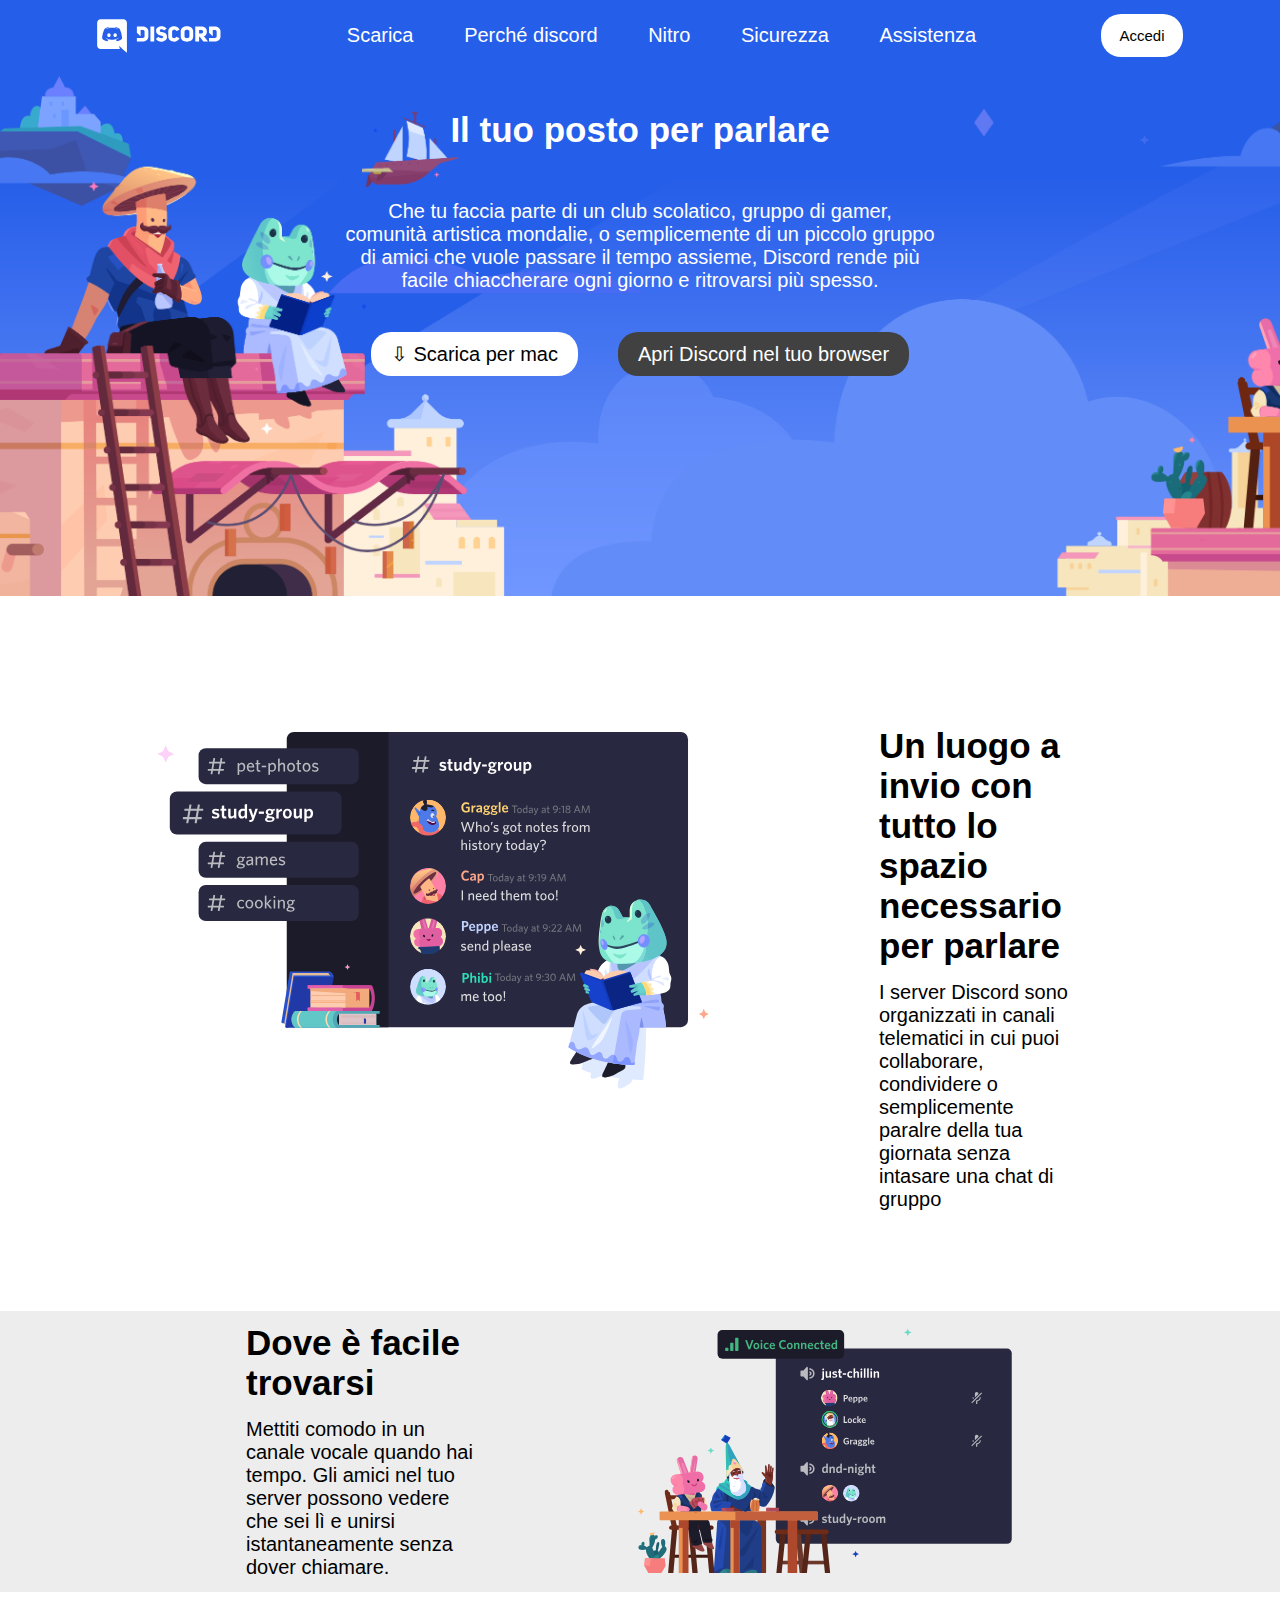
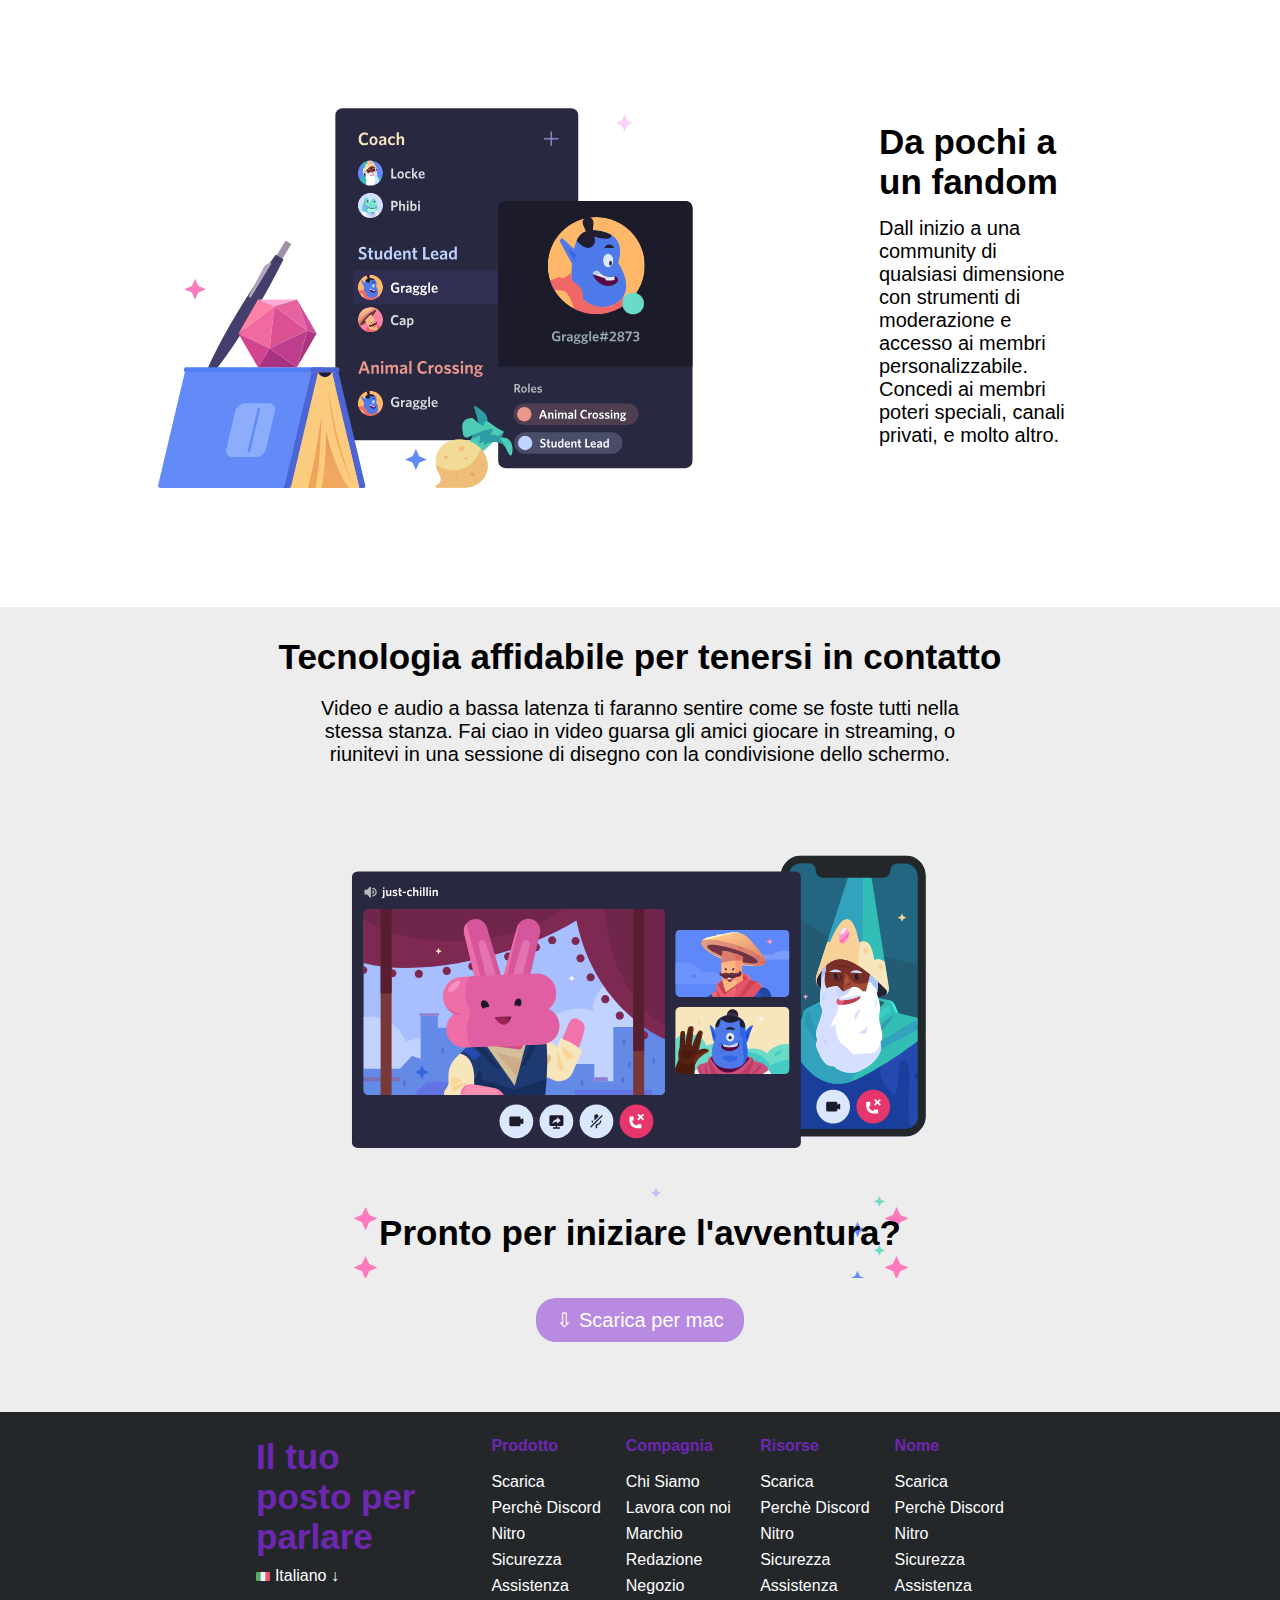
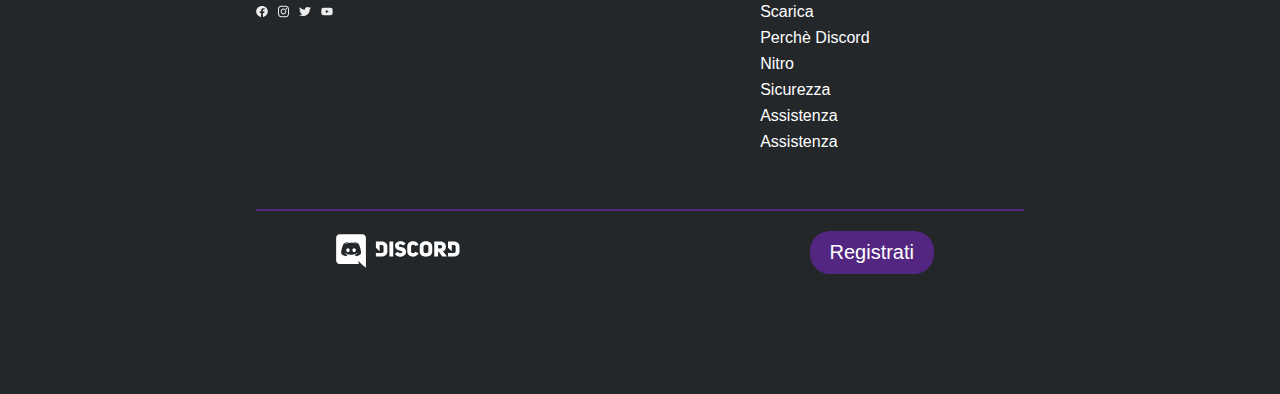
<file: index.html>
<!DOCTYPE html>
<html lang="en">
    <head>
        <meta charset="UTF-8">
        <meta http-equiv="X-UA-Compatible" content="IE=edge">
        <meta name="viewport" content="width=device-width, initial-scale=1.0">
        <link href="http://fonts.cdnfonts.com/css/whitney-2?styles=68522,68521" rel="stylesheet">
        <link rel="stylesheet" href="./css/style.css">
        <title>Esercizio: htmlcss-discord </title>
    </head>
    <body>

        <!-- Inizio header -->

        <header class="img-container">
            <div class="header-container">
                <div class="row-header">
                    <div class="col-logo margin-right-100">
                        <img src="./img/logo.svg" alt="logo">
                    </div>
                        <div class="col-link ">
                            <ul class="unordered-list-header">
                                <li> <a class="link-header" href="https://discord.com/download">Scarica</a></li>
                                <li> <a class="link-header" href="https://discord.com/servers">Perché discord</a></li>
                                <li> <a class="link-header" href="https://discord.com/nitro">Nitro</a></li>
                                <li> <a class="link-header" href="https://discord.com/safetycenter">Sicurezza</a></li>
                                <li> <a class="link-header" href="https://support.discord.com/hc/it">Assistenza</a></li>
                            </ul>
                        </div>
                    <div class="col-login margin-left-100 accedi "> 
                        <a class="link-header-login" href="https://discord.com/channels/@me">Accedi</a>
                    </div>
                </div>
            </div>

            <!-- Header section -->
           
            <section class="row-blue">
                <div class="row-central">
                    <div class="header-col">
                        <h2 class="h2-title margin-top-bottom-50">Il tuo posto per parlare</h2>
                        <p class="header-p">Che tu faccia parte di un club scolatico, gruppo di gamer, comunità artistica mondalie, o semplicemente di un piccolo gruppo di amici che vuole passare il tempo assieme, Discord rende più facile chiaccherare ogni giorno e ritrovarsi più spesso.</p>
                        <div class="button-container padding-vertical-200">
                            <button class="button-common download-mac-first margin-20">&#8681; Scarica per mac</button>
                            <button class="button-common open-discord-browser margin-20">Apri Discord nel tuo browser</button>
                        </div>
                        </div>
                </div>
            </section>
        </header>   
        
        <!-- Inizio Main --> 

        <main>

            <!-- Seconda section -->

            <section class="row-section">
                <div class="section-container margin-top-bottom-100">
                    <div class="margin-righ-30">
                        <img class="img-item" src="./img/item1.svg" alt="">
                    </div>
                    <div class="second-section-col margin-top-30">
                        <h3>Un luogo a invio con tutto lo spazio necessario per parlare </h3>
                        <p class="margin-top-15 p-section-two">I server Discord sono organizzati in canali telematici in cui puoi collaborare, condividere o semplicemente paralre della tua giornata senza intasare una chat di gruppo</p>
                    </div>
                </div>
            </section>

            <!-- Terza section -->

            <section class="row-gray">
                <div class="gray-container">
                    <div class="third-section-col margin-righ-100">
                        <h3>Dove è facile trovarsi</h3>
                        <p class="margin-top-15 p-section-two">Mettiti comodo in un canale vocale quando hai tempo. Gli amici nel tuo server possono vedere che sei lì e unirsi istantaneamente senza dover chiamare. </p>
                    </div>
                    <div class="third-section-col-two margin-left-100">
                        <img class="img-item" src="./img/item2.svg" alt="">
                    </div>
                </div>
            </section>

            <!-- Quarta section -->

            <section class="row-section">
                <div class="section-container margin-top-bottom-100">
                    <div class="margin-right-30">
                        <img class="img-item" src="./img/item3.svg" alt="">
                    </div>
                    <div class="second-section-col margin-top-30">
                        <h3>Da pochi a un fandom</h3>
                        <p class="margin-top-15 p-section-two">Dall inizio a una community di qualsiasi dimensione con strumenti di moderazione e accesso ai membri personalizzabile. Concedi ai membri poteri speciali, canali privati, e molto altro.</p>
                    </div>
                </div>
            </section>

              <!-- Quarta section -->

              <section >
                <div class="fuor-section-container ">
                    <h3 class="margin-top-30 ">Tecnologia affidabile per tenersi in contatto</h3>
                    <p class=" p-section-two p-ultimate ">Video e audio a bassa latenza ti faranno sentire come se foste tutti nella stessa stanza. Fai ciao in video guarsa gli amici giocare in streaming, o riunitevi in una sessione di disegno con la condivisione dello schermo.</p>
                    <div class="four-section-col ">
                        <img class="img-item-big" src="./img/item4-big.svg" alt="">
                    </div>
                    <div class="background-stars">
                        <h3>Pronto per iniziare l'avventura?</h3>
                    </div>
                        <div class="button-common download-mac-second margin-20">&#8681; Scarica per mac</div>
                    </div>
             </section>
            </main>
             
            <!-- Footer  section -->
            <footer class="border"> 
                <section class="row-footer ">
                    <div class="footer-container" >
                            <div class="first-footer-col">
                                <h3 class="h3-footer">Il tuo posto per parlare</h3>
                                <img class="logo-ita" src="./img/ita.png" alt="">
                                <span class="logo-ita"> Italiano &#8595;</span>
                                <div class="social">
                                    <img class="social-logo" src="./img/facebook.svg" alt="">
                                    <img class="social-logo" src="./img/instagram.svg" alt="">
                                    <img class="social-logo" src="./img/twitter.svg" alt="">
                                    <img class="social-logo" src="./img/youtube.svg" alt="">                      
                                </div>                                
                            </div>
                            <div class="footer-col">
                                <ul class="unordered-list-footer">
                                    <li class="h3-footer">Prodotto</li>
                                    <li>Scarica</li>
                                    <li>Perchè Discord</li>
                                    <li>Nitro</li>
                                    <li>Sicurezza</li>
                                    <li>Assistenza</li>
                                </ul>
                            </div>
                            <div class="footer-col">
                                <ul class="unordered-list-footer">
                                    <li class="h3-footer">Compagnia</li>
                                    <li>Chi Siamo</li>
                                    <li>Lavora con noi</li>
                                    <li>Marchio</li>
                                    <li>Redazione</li>
                                    <li>Negozio</li>
                                </ul>
                            </div>
                            <div class="footer-col">
                                <ul class="unordered-list-footer">
                                    <li class="h3-footer">Risorse</li>
                                    <li>Scarica</li>
                                    <li>Perchè Discord</li>
                                    <li>Nitro</li>
                                    <li>Sicurezza</li>
                                    <li>Assistenza</li>
                                    <li>Scarica</li>
                                    <li>Perchè Discord</li>
                                    <li>Nitro</li>
                                    <li>Sicurezza</li>
                                    <li>Assistenza</li>
                                    <li>Assistenza</li>
                                </ul>
                            </div>
                            <div class="footer-col">
                                <ul class="unordered-list-footer">
                                    <li class="h3-footer">Nome</li>
                                    <li>Scarica</li>
                                    <li>Perchè Discord</li>
                                    <li>Nitro</li>
                                    <li>Sicurezza</li>
                                    <li>Assistenza</li>
                                </ul>
                            </div>
                    </div>
                </section>

                <section>
                    <div class="footer-container-two">
                        <div class="bottom-container border-top">
                            <div class="footer-logo-col ">
                                <img src="./img/logo.svg" alt="logo">
                            </div>
                            <div class="button-common download-mac-second margin-20">Registrati</div>
                        </div>
                    </div>
                </section>
            </footer>
    </body>
</html>
</file>
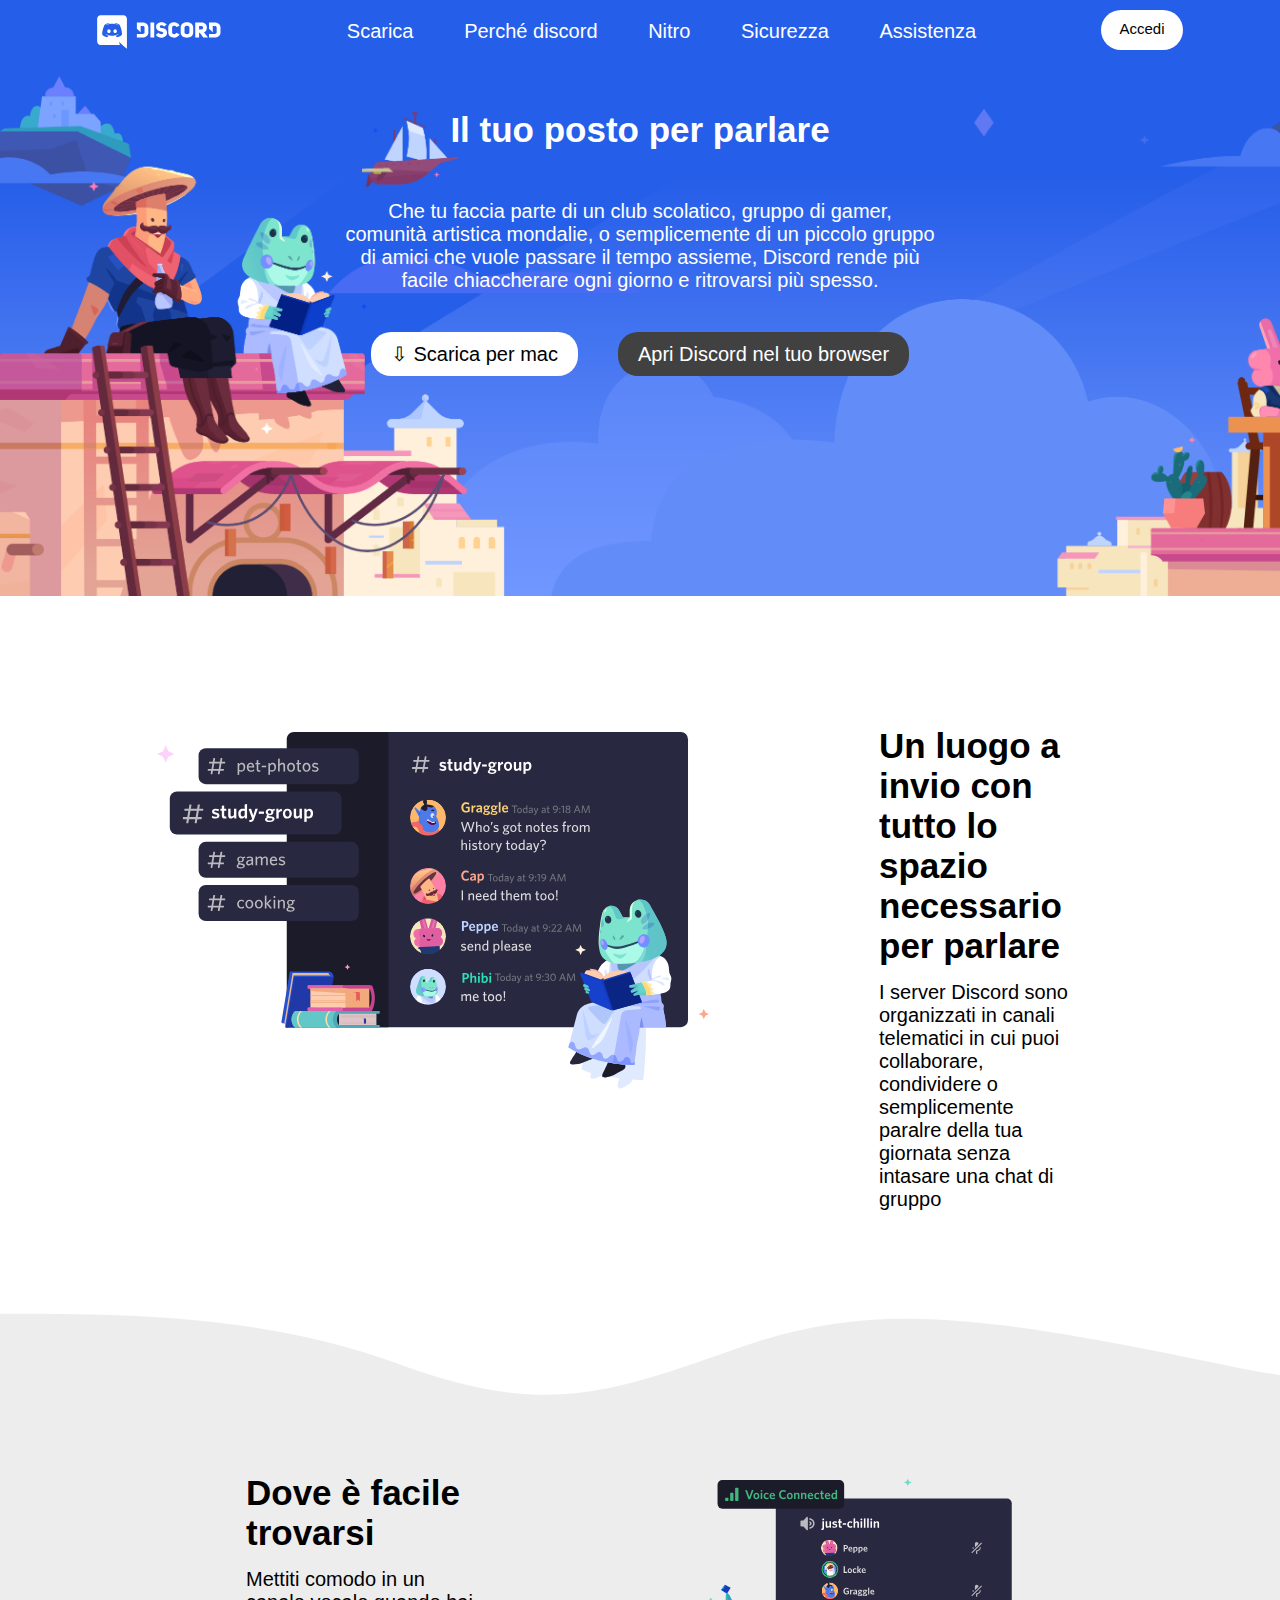
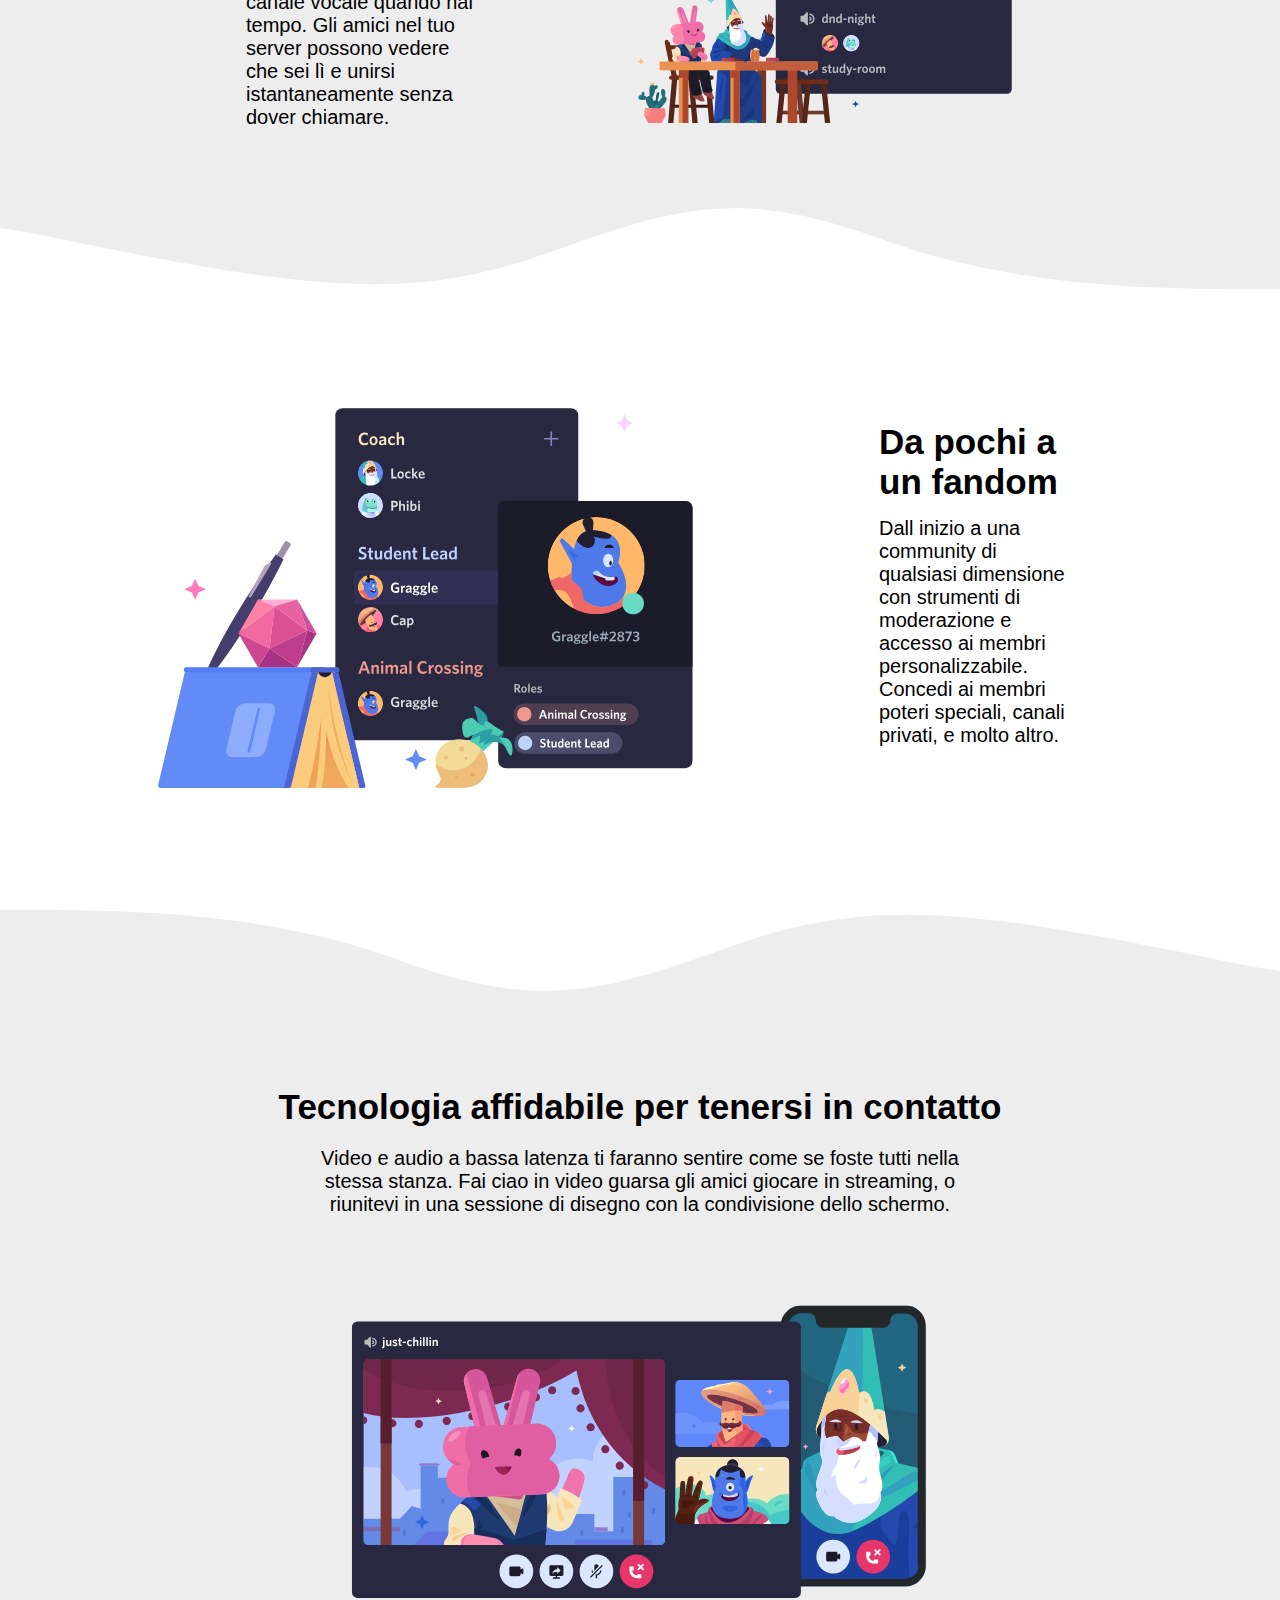
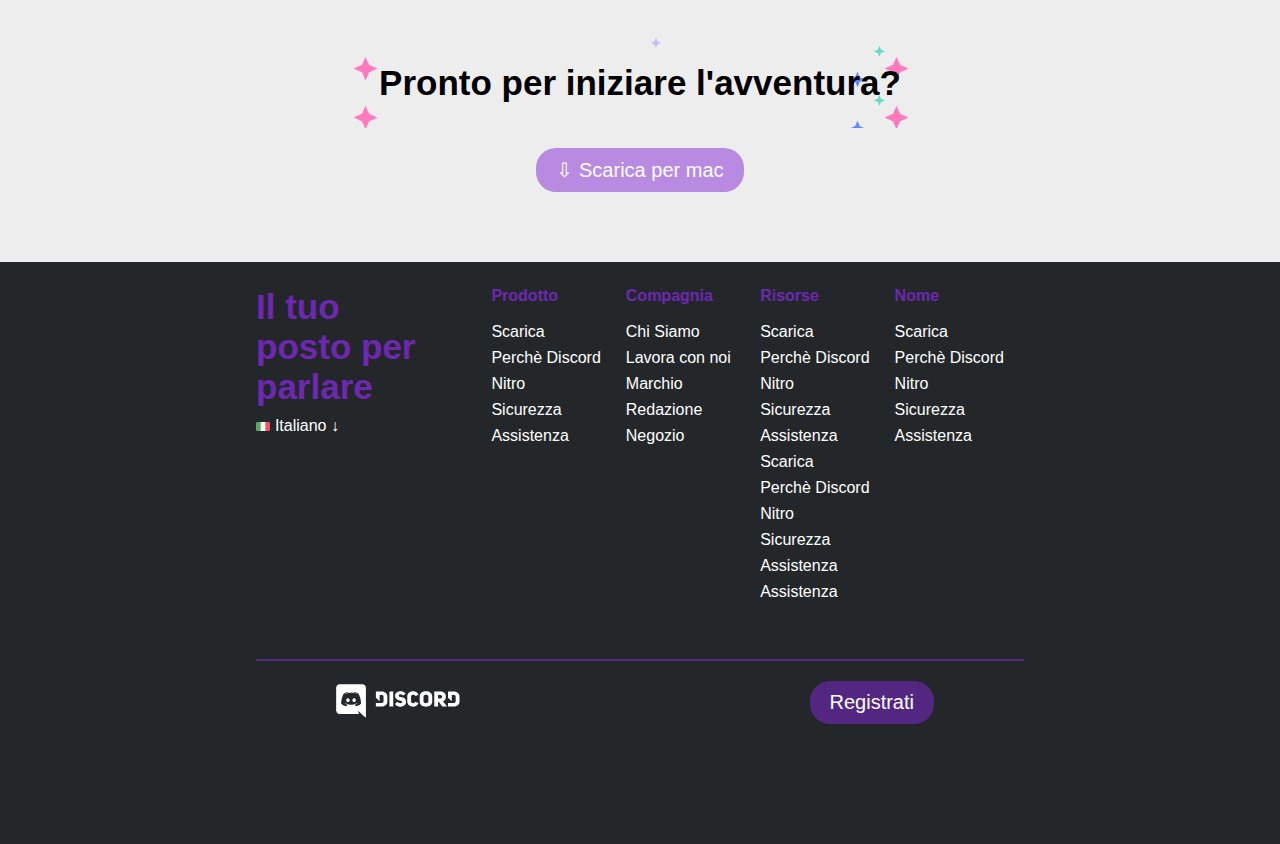
<file: Bonus/index.html>
<!DOCTYPE html>
<html lang="en">
    <head>
        <meta charset="UTF-8">
        <meta http-equiv="X-UA-Compatible" content="IE=edge">
        <meta name="viewport" content="width=device-width, initial-scale=1.0">
        <link href="http://fonts.cdnfonts.com/css/whitney-2?styles=68522,68521" rel="stylesheet">
        <link rel="stylesheet" href="https://cdnjs.cloudflare.com/ajax/libs/font-awesome/6.2.0/css/all.min.css" integrity="sha512-xh6O/CkQoPOWDdYTDqeRdPCVd1SpvCA9XXcUnZS2FmJNp1coAFzvtCN9BmamE+4aHK8yyUHUSCcJHgXloTyT2A==" crossorigin="anonymous" referrerpolicy="no-referrer" />
        <link rel="stylesheet" href="./css/style.css">
        <title>Esercizio:  htmlcss-discord bonus</title>
    </head>
    <body>

        <!-- Inizio header -->

        <header class="img-container">
            <div class="header-container">
                <div class="row-header">
                    <div class="col-logo margin-right-100">
                        <img src="../img/logo.svg" alt="logo">
                    </div>
                        <div class="col-link ">
                            <ul class="unordered-list-header">
                                <li> <a class="link-header" href="https://discord.com/download">Scarica</a></li>
                                <li> <a class="link-header" href="https://discord.com/servers">Perché discord</a></li>
                                <li> <a class="link-header" href="https://discord.com/nitro">Nitro</a></li>
                                <li> <a class="link-header" href="https://discord.com/safetycenter">Sicurezza</a></li>
                                <li> <a class="link-header" href="https://support.discord.com/hc/it">Assistenza</a></li>
                            </ul>
                        </div>
                    <div class="col-login margin-left-100 accedi "> 
                        <a class="link-header-login" href="https://discord.com/channels/@me">Accedi</a>
                    </div>
                </div>
            </div>

            <!-- Header section -->
           
            <section class="row-blue">
                <div class="row-central">
                    <div class="header-col">
                        <h2 class="h2-title margin-top-bottom-50">Il tuo posto per parlare</h2>
                        <p class="header-p">Che tu faccia parte di un club scolatico, gruppo di gamer, comunità artistica mondalie, o semplicemente di un piccolo gruppo di amici che vuole passare il tempo assieme, Discord rende più facile chiaccherare ogni giorno e ritrovarsi più spesso.</p>
                        <div class="button-container padding-vertical-200">
                            <button class="button-common download-mac-first margin-20">&#8681; Scarica per mac</button>
                            <button class="button-common open-discord-browser margin-20">Apri Discord nel tuo browser</button>
                        </div>
                        </div>
                </div>
            </section>
        </header>   
        
        <!-- Inizio Main --> 

        <main>

            <!-- Seconda section -->

            <section class="row-section">
                <div class="section-container margin-top-bottom-100">
                    <div class="margin-righ-30">
                        <img class="img-item" src="./img/item1.svg" alt="">
                    </div>
                    <div class="second-section-col margin-top-30">
                        <h3>Un luogo a invio con tutto lo spazio necessario per parlare </h3>
                        <p class="margin-top-15 p-section-two">I server Discord sono organizzati in canali telematici in cui puoi collaborare, condividere o semplicemente paralre della tua giornata senza intasare una chat di gruppo</p>
                    </div>
                </div>
            </section>

            <!-- Terza section -->

            <section class="row-gray">
                <div class="waves"></div>
                <div class="gray-container  ">
                    <div class="third-section-col margin-righ-100">
                        <h3>Dove è facile trovarsi</h3>
                        <p class="margin-top-15 p-section-two">Mettiti comodo in un canale vocale quando hai tempo. Gli amici nel tuo server possono vedere che sei lì e unirsi istantaneamente senza dover chiamare. </p>
                    </div>
                    <div class="third-section-col-two margin-left-100">
                        <img class="img-item" src="./img/item2.svg" alt="">
                    </div>
                </div>
                <div class="waves waves-down"></div>
            </section>

            <!-- Quarta section -->

            <section class="row-section">
                <div class="section-container margin-top-bottom-100">
                    <div class="margin-right-30">
                        <img class="img-item" src="./img/item3.svg" alt="">
                    </div>
                    <div class="second-section-col margin-top-30">
                        <h3>Da pochi a un fandom</h3>
                        <p class="margin-top-15 p-section-two">Dall inizio a una community di qualsiasi dimensione con strumenti di moderazione e accesso ai membri personalizzabile. Concedi ai membri poteri speciali, canali privati, e molto altro.</p>
                    </div>
                </div>
            </section>

              <!-- Quarta section -->

              <section >
                <div class="waves"></div>
                <div class="fuor-section-container ">
                    <h3 class="margin-top-30 ">Tecnologia affidabile per tenersi in contatto</h3>
                    <p class=" p-section-two p-ultimate ">Video e audio a bassa latenza ti faranno sentire come se foste tutti nella stessa stanza. Fai ciao in video guarsa gli amici giocare in streaming, o riunitevi in una sessione di disegno con la condivisione dello schermo.</p>
                    <div class="four-section-col ">
                        <img class="img-item-big" src="./img/item4-big.svg" alt="">
                    </div>
                    <div class="background-stars">
                        <h3>Pronto per iniziare l'avventura?</h3>
                    </div>
                        <div class="button-common download-mac-second margin-20">&#8681; Scarica per mac</div>
                    </div>
             </section>
            </main>
             
            <!-- Footer  section -->
            <footer class="border"> 
                <section class="row-footer ">
                    <div class="footer-container" >
                            <div class="first-footer-col">
                                <h3 class="h3-footer">Il tuo posto per parlare</h3>
                                <img class="logo-ita" src="./img/ita.png" alt="">
                                <span class="logo-ita"> Italiano &#8595;</span>
                                <div class="social">
                                    <i class="fa-brands fa-facebook"></i>
                                    <i class="fa-brands fa-instagram"></i>
                                    <i class="fa-brands fa-twitter"></i>
                                    <i class="fa-brands fa-youtube"></i>                     
                                </div>                                
                            </div>
                            <div class="footer-col">
                                <ul class="unordered-list-footer">
                                    <li class="h3-footer">Prodotto</li>
                                    <li>Scarica</li>
                                    <li>Perchè Discord</li>
                                    <li>Nitro</li>
                                    <li>Sicurezza</li>
                                    <li>Assistenza</li>
                                </ul>
                            </div>
                            <div class="footer-col">
                                <ul class="unordered-list-footer">
                                    <li class="h3-footer">Compagnia</li>
                                    <li>Chi Siamo</li>
                                    <li>Lavora con noi</li>
                                    <li>Marchio</li>
                                    <li>Redazione</li>
                                    <li>Negozio</li>
                                </ul>
                            </div>
                            <div class="footer-col">
                                <ul class="unordered-list-footer">
                                    <li class="h3-footer">Risorse</li>
                                    <li>Scarica</li>
                                    <li>Perchè Discord</li>
                                    <li>Nitro</li>
                                    <li>Sicurezza</li>
                                    <li>Assistenza</li>
                                    <li>Scarica</li>
                                    <li>Perchè Discord</li>
                                    <li>Nitro</li>
                                    <li>Sicurezza</li>
                                    <li>Assistenza</li>
                                    <li>Assistenza</li>
                                </ul>
                            </div>
                            <div class="footer-col">
                                <ul class="unordered-list-footer">
                                    <li class="h3-footer">Nome</li>
                                    <li>Scarica</li>
                                    <li>Perchè Discord</li>
                                    <li>Nitro</li>
                                    <li>Sicurezza</li>
                                    <li>Assistenza</li>
                                </ul>
                            </div>
                    </div>
                </section>

                <section>
                    <div class="footer-container-two">
                        <div class="bottom-container border-top">
                            <div class="footer-logo-col ">
                                <img src="./img/logo.svg" alt="logo">
                            </div>
                            <div class="button-common download-mac-second margin-20">Registrati</div>
                        </div>
                    </div>
                </section>
            </footer>
    </body>
</html>
</file>
<file: css/style.css>
/* Stile di default */
*{
    margin: 0;
    padding: 0;
    box-sizing: border-box;
    font-family: 'Whitney', sans-serif;
    font-family: 'Whitney Semibold', sans-serif;
    font-family: 'Whitney Book', sans-serif;
    font-family: 'Whitney Light', sans-serif;
}

.margin-top-15{
    margin-top: 15px;
}

.margin-top-30{
    margin-top: 30px;
}
 
 .margin-left-100{
    margin-left: 100px;
 }

 .margin-right-100{
    margin-right: 100px;
 }

 .margin-20{
    margin: 20px;
 }

 .margin-top-bottom-50{
    margin: 50px 0px;
 }

 .margin-top-bottom-100{
    margin: 100px 0px;
 }
 
 .padding-vertical-200{
     padding: 20px 0px 200px 0px;
    }
    
 /* Stile header */
    
.header-container{   
        display: flex;
        width: 100%;
        height: 60px;
        justify-content: center;
        align-items: center;
    }

.img-container{
        width: 100%;
        background-image: url(../img/jumbo.png);
        background-size: cover;
    }
 
.row-header{
    display: flex;   
    padding-top: 10px;
    justify-content: space-between;   
}


.col-logo {
    padding-top: 5px;
}

.col-link{
    text-align: center;
    width: 680px;
}

.col-login{
    display: flex;
    justify-content: flex-end;
}

/* Lista non ordinata*/

.unordered-list-header{
    display: flex;
    list-style-type: none;
    justify-content: space-around;
    padding-top: 10px;
}
/* Link contenuti nell'header e disposti in una lista non ordinata */

a:link {
    text-decoration: none;
}

a:hover{
    color:red;
}

.link-header{
    color: white;
    font-size: 20px;
}

.link-header-login{
    color: rgb(0, 0, 0);
    
}

.accedi{
    font-size: 15px;
    border-radius: 20px;
    padding: 13px 18px 10px 18px;
    color: black;
    background-color: white;
}



/* Inizio Main ed Header section  */

.row-blue{
    margin-bottom: 2px;
}

.row-central{
    display: flex;
    justify-content: center;
    padding: 0px 50px 0px 50px;
}

.header-col{
    display: flex;
    flex-direction: column;
    justify-content: space-evenly;
    width: 50%;
    color: white;
}

.h2-title{
    font-size: 35px;
    text-align: center;
}

.header-p{
  text-align: center;
  font-size: 20px;
}

.button-container{
    display: flex;
    justify-content: center;
}

.button-common{
    border: none;
    font-size: 20px;
    border-radius: 20px;
    padding: 10px 20px 10px 20px;
}

.download-mac-first{
    color: black;
    background-color: white;
}

.open-discord-browser {
    color: white;
    background-color: rgb(65, 65, 65);
}


/* Seconda section */

.section-container{
    display: flex;
    width: 100%;
    background-color: white;
    justify-content: center;
}

.img-item{
   width: 90%;
   margin-bottom: 15px;
}

.second-section-col{
    padding: 0px 60px 0px 60px;
    width: 25%;
}

h3{
    font-size: 35px;
}

.p-section-two{
    font-size: 20px;
}

/* Terza section */

.gray-container{
    background-color: rgb(237, 237, 237);
    display: flex;
    width: 100%;
    justify-content: center;
    align-items: center;
}

.third-section-col{
    width: 25%;
    padding: 0px 40px 0px 40px;
}

.third-section-col-two{
    width: 35%;
}

.p-ultimate{
    width: 50%;
    text-align: center;
    margin: 20px 0px 50px 0px;
}


/* Quarta section */

.fuor-section-container{
   
    background-color: rgb(237, 237, 237);
    display: flex;
    width: 100%;
    justify-content: center;
    align-items: center;
    flex-direction: column;
    padding-bottom: 50px;
}

.four-section-col{
    display: flex;
    width: 60%;
    justify-content: center;
    align-items: center;
}

.img-item-big{
    width: 80%;
}

/* Footer */

.footer-container{
    display: flex;
    width: 100%;
    background-color: rgb(35, 39, 42);
    justify-content: center;
    align-items: flex-start;
    padding-top: 20px;
    padding-bottom: 50px;
}

.first-footer-col{
    width: 18%;
    padding-right: 50px;
}

.h3-footer{
    padding-top: 5px;
    margin-bottom: 10px;
    font-weight: bold;
    color: rgb(131, 40, 216, 0.8);
}

.footer-col{
    width: 10.5%;
}

.background-stars{
    background-image: url(../img/stars.svg);
    padding: 25px;
}

.download-mac-second{
    background-color: rgb(131, 40, 216, 0.5);
    color: white;
}

li{
    padding-bottom: 8px;
}

.logo-ita{
    width: 8%;
    color: white;
}

.social{
    display: flex;
    color: white;
    width: 12%;
}

.social-logo{
    padding: 20px 10px 0px 0px;
    filter: invert(98%) sepia(1%) saturate(36%) hue-rotate(105deg) brightness(113%) contrast(86%);
    
}


.unordered-list-footer{
    list-style-type: none;
    padding-left: 5px;
    color: white;
    height: 100%;
}

.footer-container-two{
    display: flex;
    width: 100%;
    background-color: rgb(35, 39, 42);
    justify-content: center;
    align-items: flex-end;
   
}

.bottom-container{
    display: flex;
    width: 60%;
    justify-content: space-between;
    align-items: center;
    margin-bottom: 100px;
}

.footer-logo-col, .footer-bottone-col{
    padding: 0px 10px 0px 10px;
}

.border-top{
    background-color: rgb(35, 39, 42);
    padding: 0px 70px 0px 70px;
    border-top: 2px solid rgb(131, 40, 216, 0.5);
}
</file>
<file: Bonus/css/style.css>
/* Stile di default */
*{
    margin: 0;
    padding: 0;
    box-sizing: border-box;
    font-family: 'Whitney', sans-serif;
    font-family: 'Whitney Semibold', sans-serif;
    font-family: 'Whitney Book', sans-serif;
    font-family: 'Whitney Light', sans-serif;
}

.margin-top-15{
    margin-top: 15px;
}

.margin-top-30{
    margin-top: 30px;
}
 
 .margin-left-100{
    margin-left: 100px;
 }

 .margin-right-100{
    margin-right: 100px;
 }

 .margin-20{
    margin: 20px;
 }

 .margin-top-bottom-50{
    margin: 50px 0px;
 }

 .margin-top-bottom-100{
    margin: 100px 0px;
 }
 
 .padding-vertical-200{
     padding: 20px 0px 200px 0px;
    }
    
    /* Stile header */
    
.header-container{   
        display: flex;
        width: 100%;
        height: 60px;
        justify-content: center;
        align-items: center;
    }

.img-container{
        width: 100%;
        background-image: url(../img/jumbo.png);
        background-size: cover;
    }
 
.row-header{
    display: flex;   
    height: 40px;
    justify-content: space-between;   
}

.col-logo, .col-login, .col-link {
    height: 100%;
}

.col-logo {
    padding-top: 5px;
}

.col-link{
    text-align: center;
    width: 680px;
}

.col-login{
    display: flex;
    justify-content: flex-end;
}

/* Link contenuti nell'header e disposti in una lista non ordinata */

a:link {
    text-decoration: none;
}

a:hover{
    color:red;
}

.link-header{
    color: white;
    font-size: 20px;
}

.link-header-login{
    color: rgb(0, 0, 0);
    
}

.accedi{
    font-size: 15px;
    border-radius: 20px;
    padding: 10px 18px 10px 18px;
    color: black;
    background-color: white;
}

/* Lista non ordinata*/

.unordered-list-header{
    display: flex;
    list-style-type: none;
    justify-content: space-around;
    align-items: center;
    height: 100%;
    padding-top: 10px;
}


/* Inizio Main ed Header section  */

.row-blue{
    margin-bottom: 2px;
}

.row-central{
    display: flex;
    justify-content: center;
    padding: 0px 50px 0px 50px;
}

.header-col{
    display: flex;
    flex-direction: column;
    justify-content: space-evenly;
    width: 50%;
    color: white;
}

.h2-title{
    font-size: 35px;
    text-align: center;
}

.header-p{
  text-align: center;
  font-size: 20px;
}

.button-container{
    display: flex;
    justify-content: center;
}

.button-common{
    border: none;
    font-size: 20px;
    border-radius: 20px;
    padding: 10px 20px 10px 20px;
}

.download-mac-first{
    color: black;
    background-color: white;
}

.open-discord-browser {
    color: white;
    background-color: rgb(65, 65, 65);
}


/* Seconda section */

.section-container{
    display: flex;
    width: 100%;
    background-color: white;
    justify-content: center;
}

.img-item{
   width: 90%;
   margin-bottom: 15px;
}

.second-section-col{
    padding: 0px 60px 0px 60px;
    width: 25%;
}

h3{
    font-size: 35px;
}

.p-section-two{
    font-size: 20px;
}

/* Terza section */

.gray-container{
    background-color: rgb(237, 237, 237);
    display: flex;
    width: 100%;
    justify-content: center;
    align-items: center;
}

.third-section-col{
    width: 25%;
    padding: 0px 40px 0px 40px;
}

.third-section-col-two{
    width: 35%;
}

.p-ultimate{
    width: 50%;
    text-align: center;
    margin: 20px 0px 50px 0px;
}

.waves{
    height: 150px;
    background-image: url(../img/wave.svg);
    background-size: contain;
    filter: invert(98%) sepia(1%) saturate(36%) hue-rotate(105deg) brightness(113%) contrast(86%);
}

.waves-down{
    transform: rotate(180deg);
}

/* Quarta section */

.fuor-section-container{
   
    background-color: rgb(237, 237, 237);
    display: flex;
    width: 100%;
    justify-content: center;
    align-items: center;
    flex-direction: column;
    padding-bottom: 50px;
}

.four-section-col{
    display: flex;
    width: 60%;
    justify-content: center;
    align-items: center;
}

.img-item-big{
    width: 80%;
}

/* Footer */

.footer-container{
    display: flex;
    width: 100%;
    background-color: rgb(35, 39, 42);
    justify-content: center;
    align-items: flex-start;
    padding-top: 20px;
    padding-bottom: 50px;
}

.first-footer-col{
    width: 18%;
    padding-right: 50px;
}

.h3-footer{
    padding-top: 5px;
    margin-bottom: 10px;
    font-weight: bold;
    color: rgb(131, 40, 216, 0.8);
}

.footer-col{
    width: 10.5%;
}

.background-stars{
    background-image: url(../img/stars.svg);
    padding: 25px;
}

.download-mac-second{
    background-color: rgb(131, 40, 216, 0.5);
    color: white;
}

li{
    padding-bottom: 8px;
}

.logo-ita{
    width: 8%;
    color: white;
}

.social{
    display: flex;
    color: white;
}

i {
    padding-top: 10px;
    padding-right: 20px;
    color: white;
}

.unordered-list-footer{
    list-style-type: none;
    padding-left: 5px;
    color: white;
    height: 100%;
}

.footer-container-two{
    display: flex;
    width: 100%;
    background-color: rgb(35, 39, 42);
    justify-content: center;
    align-items: flex-end;
   
}

.bottom-container{
    display: flex;
    width: 60%;
    justify-content: space-between;
    align-items: center;
    margin-bottom: 100px;
}

.footer-logo-col, .footer-bottone-col{
    padding: 0px 10px 0px 10px;
}

.border-top{
    background-color: rgb(35, 39, 42);
    padding: 0px 70px 0px 70px;
    border-top: 2px solid rgb(131, 40, 216, 0.5);
}
</file>
